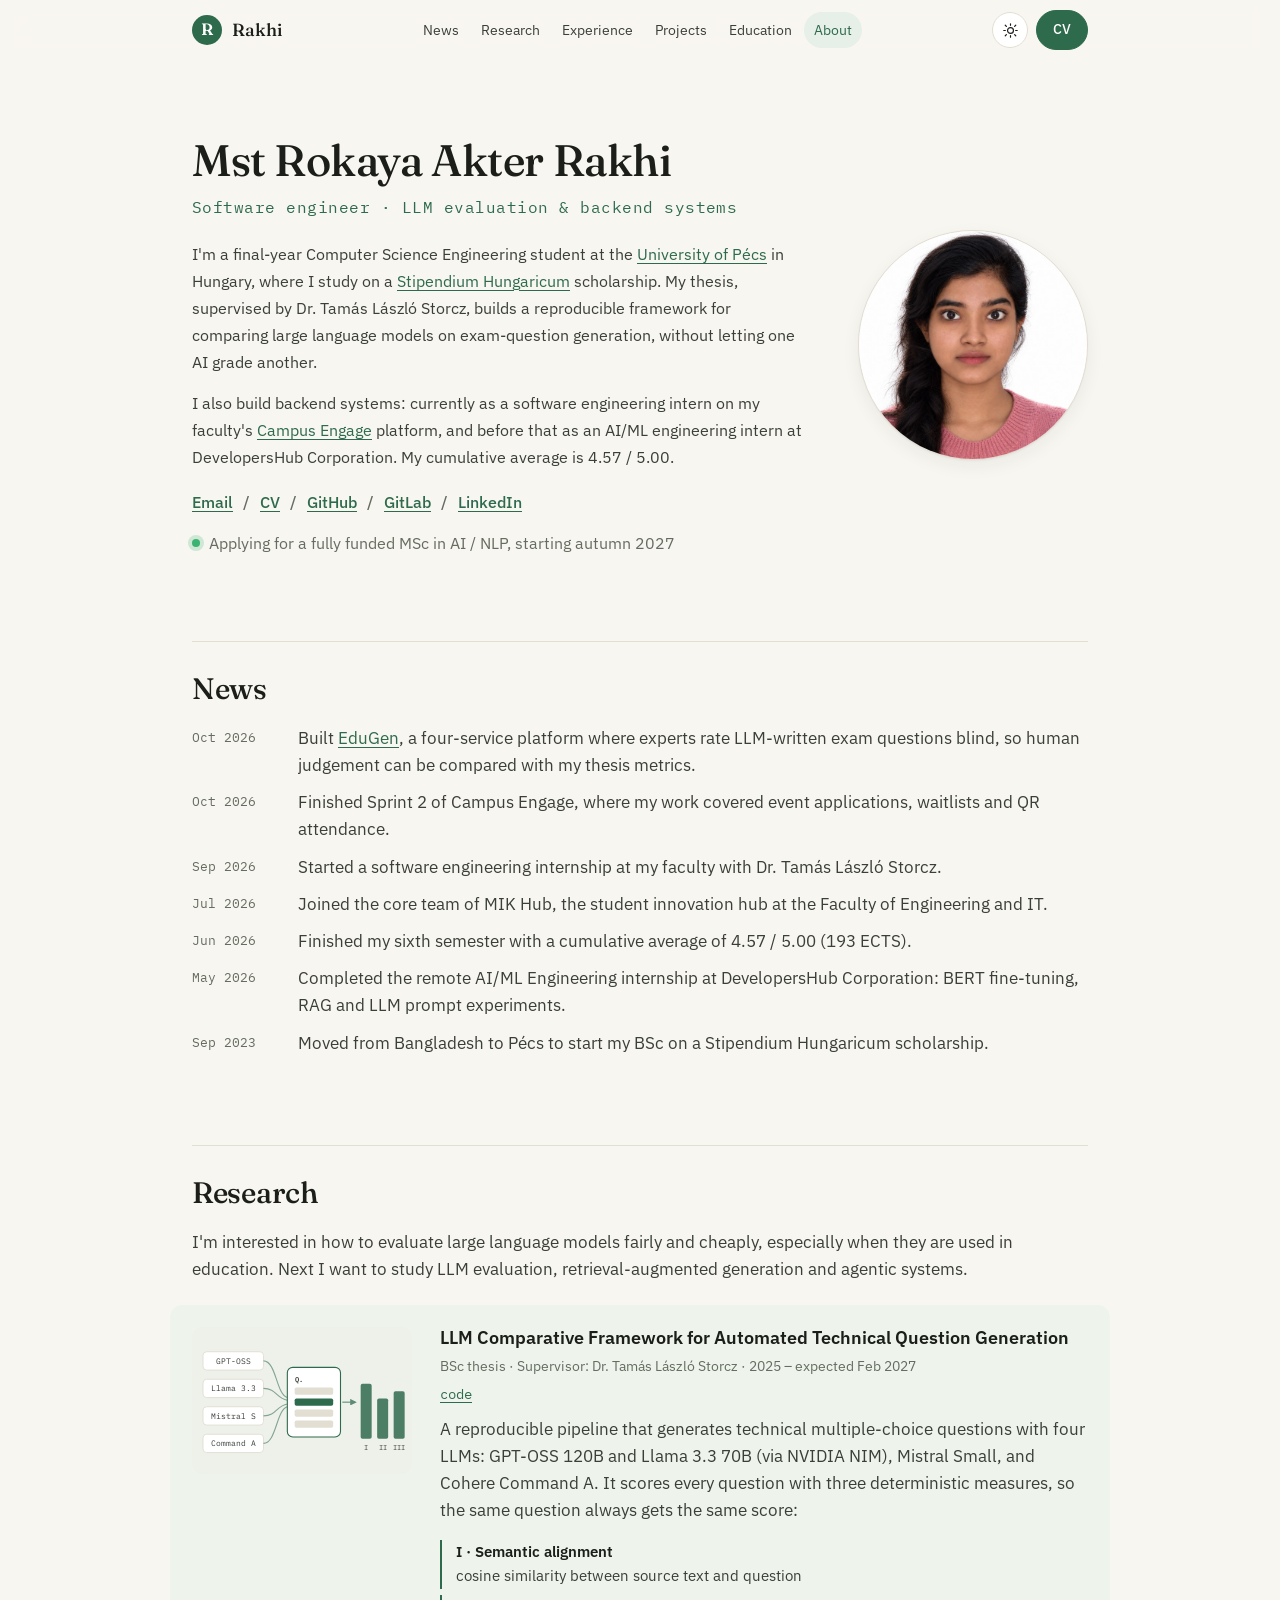
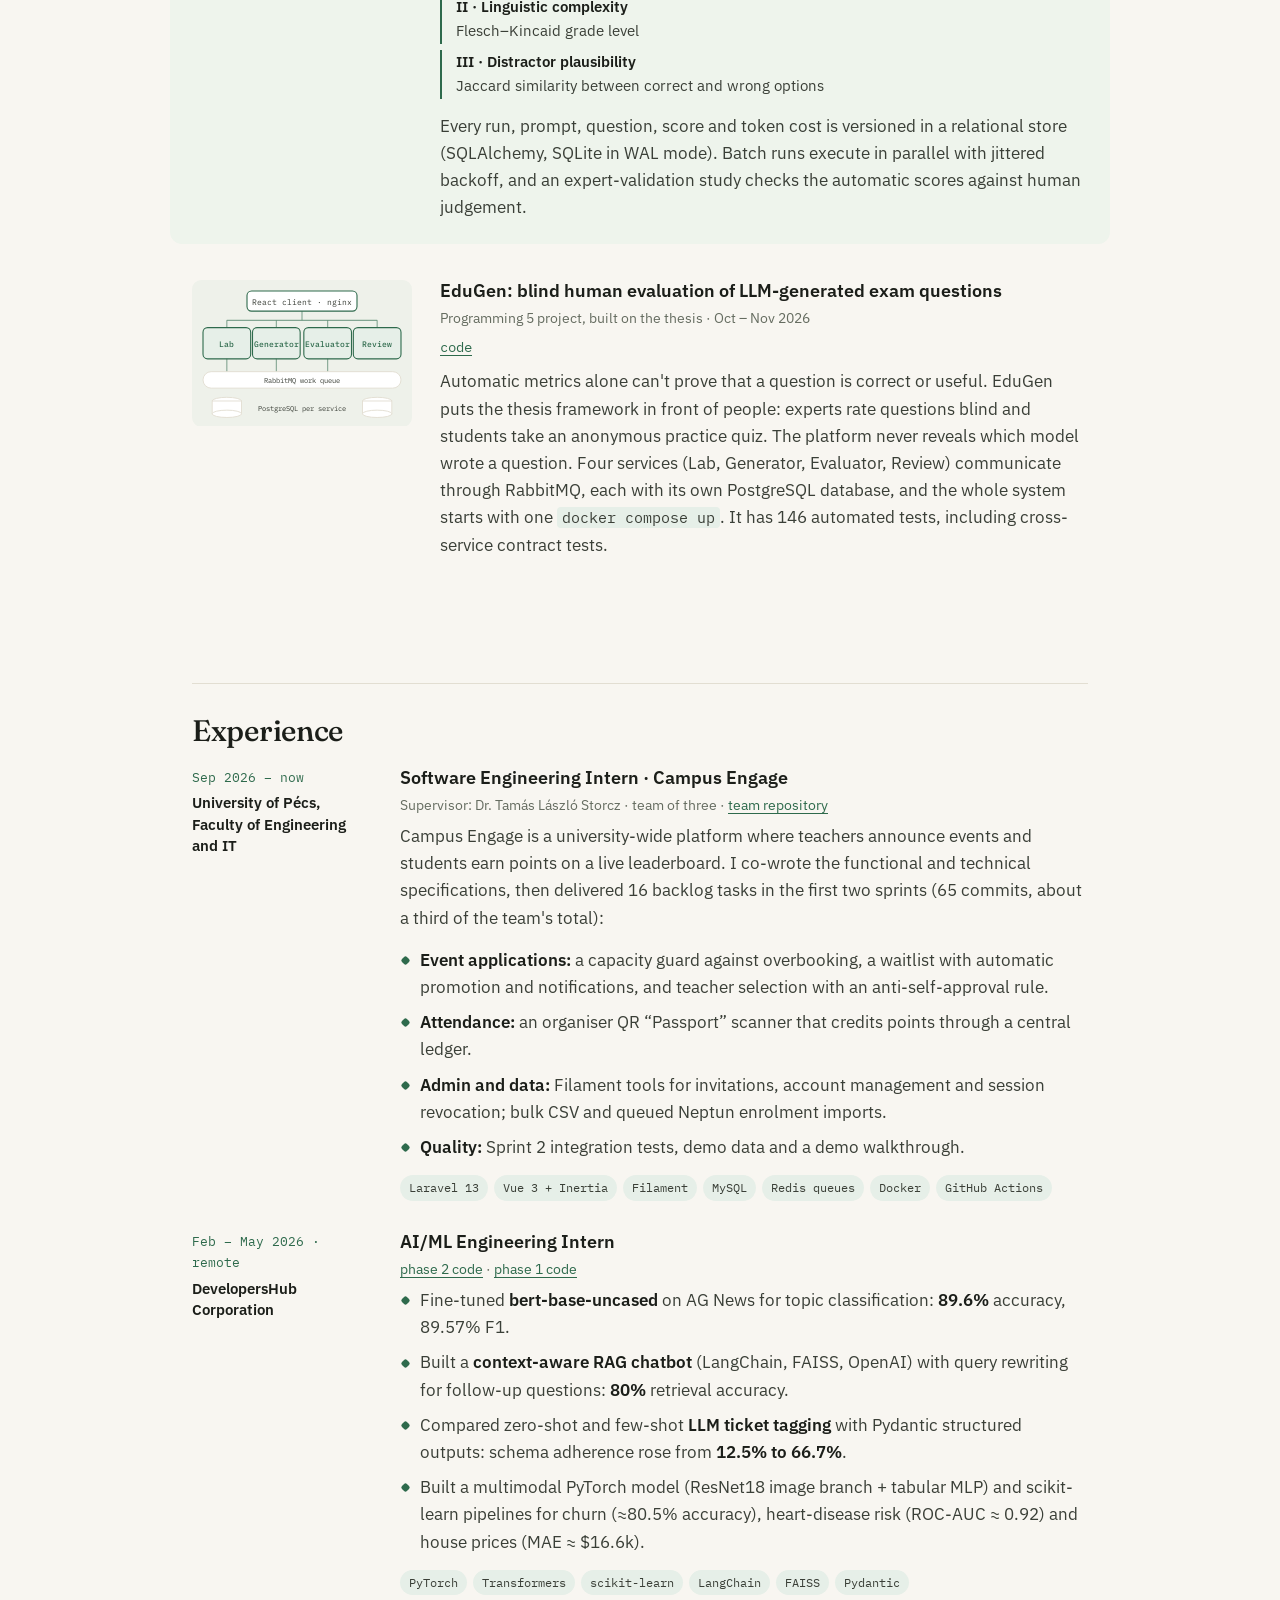
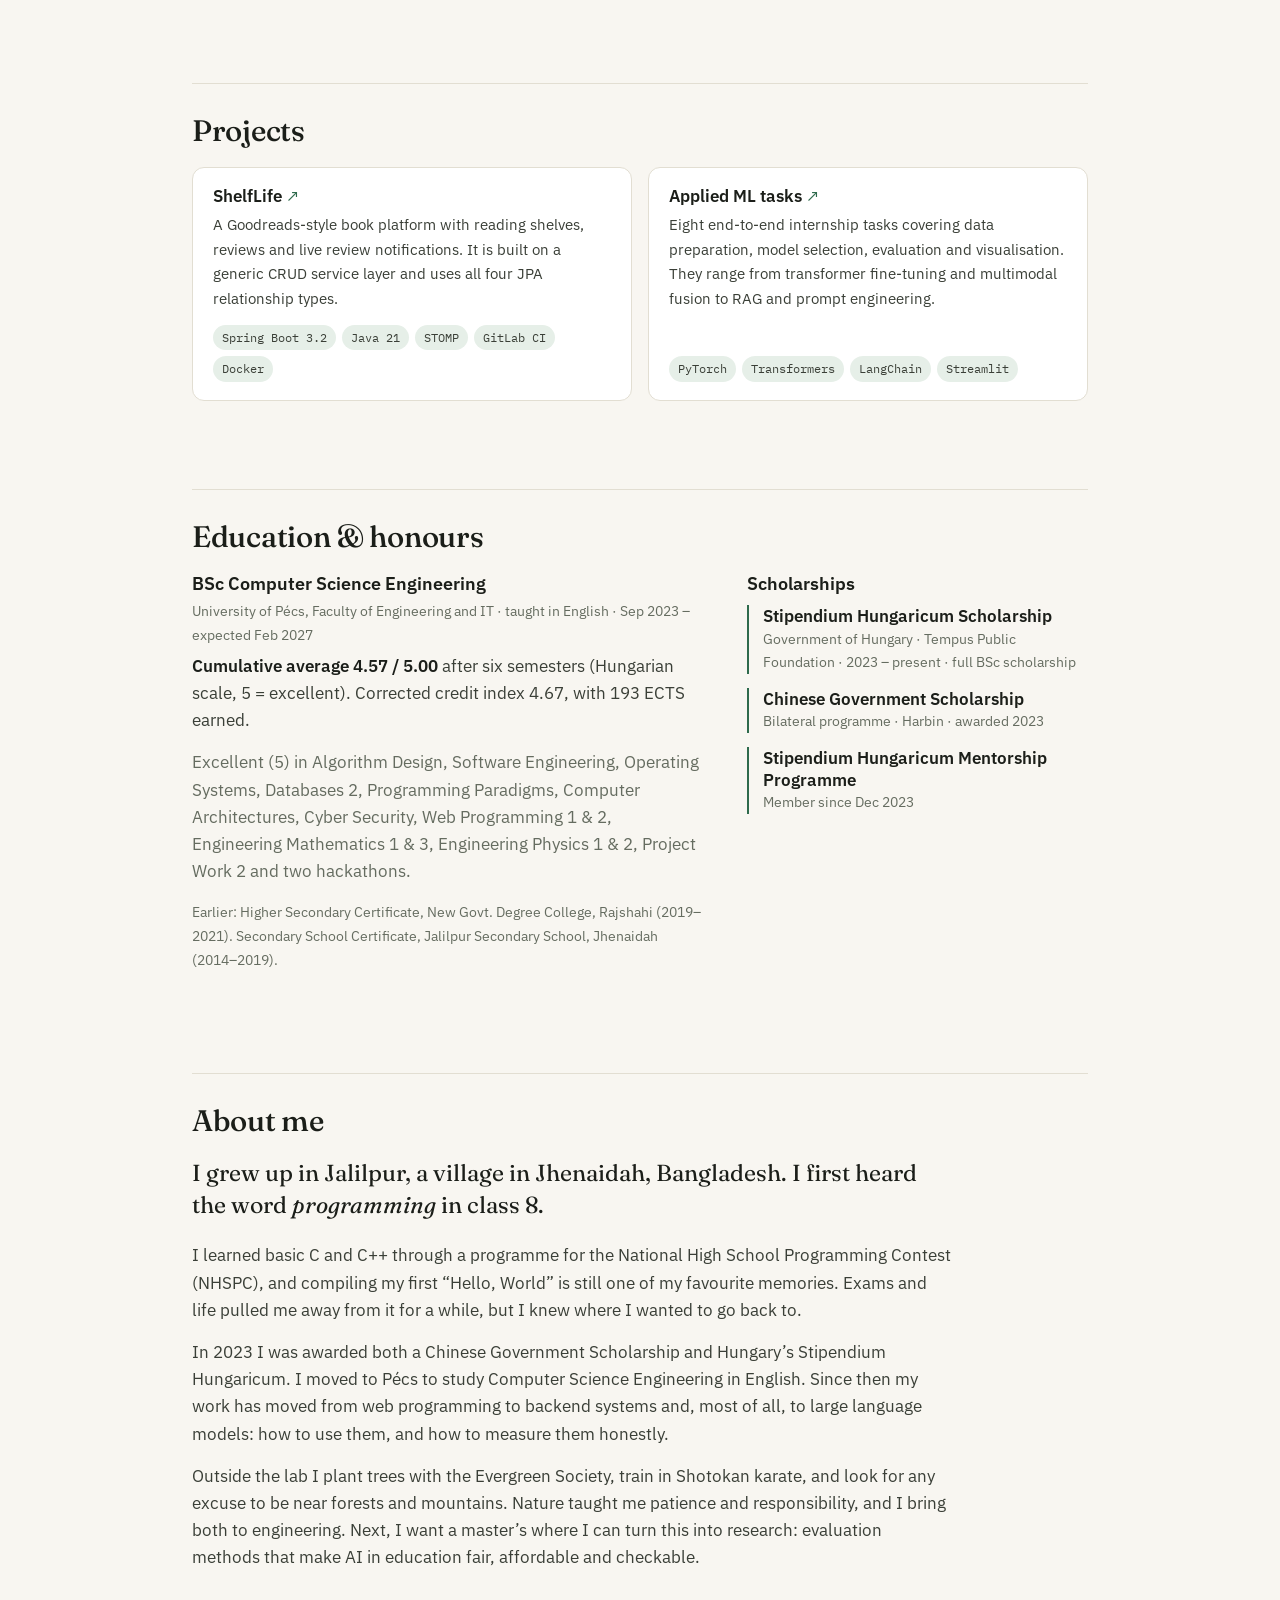
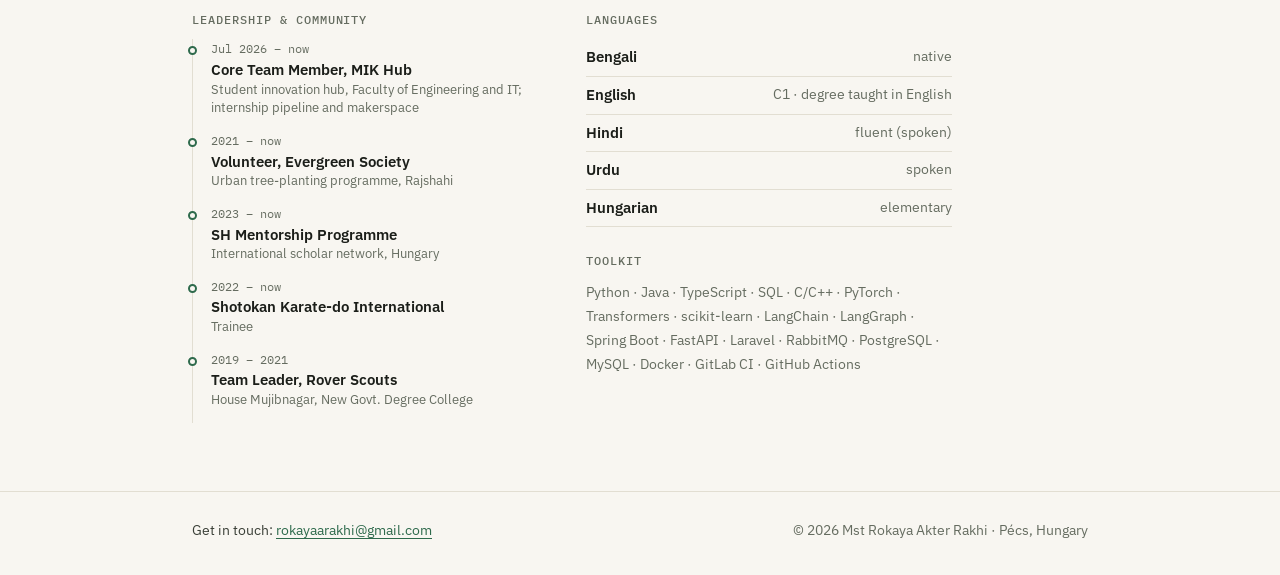
<file: index.html>
<!doctype html>
<html lang="en">
<head>
  <meta charset="utf-8">
  <meta name="viewport" content="width=device-width, initial-scale=1">
  <title>Rakhi · AI & Backend Engineer</title>
  <meta name="description" content="Mst Rokaya Akter Rakhi: final-year Computer Science Engineering student at the University of Pécs working on reproducible LLM evaluation and backend systems. Applying for a fully funded MSc in AI / NLP for autumn 2027.">
  <meta name="author" content="Mst Rokaya Akter Rakhi">
  <meta property="og:type" content="profile">
  <meta property="og:title" content="Mst Rokaya Akter Rakhi · AI & Backend Engineer">
  <meta property="og:description" content="LLM evaluation research, AI/ML engineering and backend systems. University of Pécs, Stipendium Hungaricum scholar.">
  <meta property="og:image" content="https://chaad404.github.io/assets/img/rakhi-portrait.jpg">
  <link rel="icon" href="assets/img/favicon.svg" type="image/svg+xml">

  <script>
    // Apply the saved theme before first paint to avoid a flash.
    (function () {
      try {
        var saved = localStorage.getItem('theme');
        if (saved === 'light' || saved === 'dark') document.documentElement.setAttribute('data-theme', saved);
      } catch (e) {}
    })();
  </script>

  <link rel="preconnect" href="https://fonts.googleapis.com">
  <link rel="preconnect" href="https://fonts.gstatic.com" crossorigin>
  <link href="https://fonts.googleapis.com/css2?family=Fraunces:opsz,wght@9..144,400;9..144,500;9..144,600&family=IBM+Plex+Mono:wght@400;500&family=IBM+Plex+Sans:ital,wght@0,400;0,500;0,600;1,400&display=swap" rel="stylesheet">
  <link rel="stylesheet" href="assets/css/style.css">

  <script type="application/ld+json">
  {
    "@context": "https://schema.org",
    "@type": "Person",
    "name": "Mst Rokaya Akter Rakhi",
    "alternateName": "Rakhi",
    "jobTitle": "Software Engineer (AI & Backend)",
    "email": "mailto:rokayaarakhi@gmail.com",
    "alumniOf": { "@type": "CollegeOrUniversity", "name": "University of Pécs" },
    "sameAs": ["https://github.com/chaad404", "https://gitlab.com/rokayaarakhi", "https://www.linkedin.com/in/mst-rokaya-akter-rakhi-81740a373/"]
  }
  </script>
</head>
<body>
  <a class="skip-link" href="#main">Skip to content</a>

  <header class="site-header">
    <div class="container header-inner">
      <a class="brand" href="#top" aria-label="Rakhi, back to top">
        <span class="brand-mark" aria-hidden="true">R</span>
        <span class="brand-name">Rakhi</span>
      </a>

      <nav class="site-nav" id="site-nav" aria-label="Main">
        <a href="#news">News</a>
        <a href="#research">Research</a>
        <a href="#experience">Experience</a>
        <a href="#projects">Projects</a>
        <a href="#education">Education</a>
        <a href="#about">About</a>
      </nav>

      <div class="header-actions">
        <button class="icon-btn" id="theme-toggle" type="button" aria-label="Switch colour theme">
          <svg class="icon-sun" viewBox="0 0 24 24" aria-hidden="true"><circle cx="12" cy="12" r="4.2"/><path d="M12 2.5v2.2M12 19.3v2.2M4.6 4.6l1.6 1.6M17.8 17.8l1.6 1.6M2.5 12h2.2M19.3 12h2.2M4.6 19.4l1.6-1.6M17.8 6.2l1.6-1.6"/></svg>
          <svg class="icon-moon" viewBox="0 0 24 24" aria-hidden="true"><path d="M20 14.5A8 8 0 0 1 9.5 4a8 8 0 1 0 10.5 10.5Z"/></svg>
        </button>
        <a class="btn btn-small" href="Rakhi-CV.pdf">CV</a>
        <button class="icon-btn menu-btn" id="menu-toggle" type="button" aria-expanded="false" aria-controls="site-nav" aria-label="Open menu">
          <svg viewBox="0 0 24 24" aria-hidden="true"><path d="M4 7h16M4 12h16M4 17h16"/></svg>
        </button>
      </div>
    </div>
  </header>

  <main id="main">
    <!-- INTRO: everything a reviewer needs on one screen -->
    <section class="intro" id="top">
      <div class="container intro-grid">
        <div class="intro-text">
          <h1>Mst Rokaya Akter Rakhi</h1>
          <p class="role">Software engineer · LLM evaluation &amp; backend systems</p>

          <p>I'm a final-year Computer Science Engineering student at the <a href="https://mik.pte.hu" target="_blank" rel="noopener">University of Pécs</a> in Hungary, where I study on a <a href="https://stipendiumhungaricum.hu/" target="_blank" rel="noopener">Stipendium Hungaricum</a> scholarship. My thesis, supervised by Dr. Tamás László Storcz, builds a reproducible framework for comparing large language models on exam-question generation, without letting one AI grade another.</p>
          <p>I also build backend systems: currently as a software engineering intern on my faculty's <a href="#experience">Campus Engage</a> platform, and before that as an AI/ML engineering intern at DevelopersHub Corporation. My cumulative average is 4.57 / 5.00.</p>

          <p class="links">
            <a href="mailto:rokayaarakhi@gmail.com">Email</a><span aria-hidden="true">/</span>
            <a href="Rakhi-CV.pdf">CV</a><span aria-hidden="true">/</span>
            <a href="https://github.com/chaad404" target="_blank" rel="noopener">GitHub</a><span aria-hidden="true">/</span>
            <a href="https://gitlab.com/rokayaarakhi" target="_blank" rel="noopener">GitLab</a><span aria-hidden="true">/</span>
            <a href="https://www.linkedin.com/in/mst-rokaya-akter-rakhi-81740a373/" target="_blank" rel="noopener">LinkedIn</a>
          </p>

          <p class="status"><span class="status-dot" aria-hidden="true"></span>Applying for a fully funded MSc in AI / NLP, starting autumn 2027</p>
        </div>

        <figure class="intro-photo">
          <img src="assets/img/rakhi-portrait.jpg" alt="Portrait of Rakhi" width="600" height="600">
        </figure>
      </div>
    </section>

    <!-- NEWS -->
    <section class="section" id="news">
      <div class="container">
        <h2>News</h2>
        <dl class="news">
          <div><dt>Oct 2026</dt><dd>Built <a href="https://github.com/chaad404/edugen-microservices" target="_blank" rel="noopener">EduGen</a>, a four-service platform where experts rate LLM-written exam questions blind, so human judgement can be compared with my thesis metrics.</dd></div>
          <div><dt>Oct 2026</dt><dd>Finished Sprint 2 of Campus Engage, where my work covered event applications, waitlists and QR attendance.</dd></div>
          <div><dt>Sep 2026</dt><dd>Started a software engineering internship at my faculty with Dr. Tamás László Storcz.</dd></div>
          <div><dt>Jul 2026</dt><dd>Joined the core team of MIK Hub, the student innovation hub at the Faculty of Engineering and IT.</dd></div>
          <div><dt>Jun 2026</dt><dd>Finished my sixth semester with a cumulative average of 4.57 / 5.00 (193 ECTS).</dd></div>
          <div><dt>May 2026</dt><dd>Completed the remote AI/ML Engineering internship at DevelopersHub Corporation: BERT fine-tuning, RAG and LLM prompt experiments.</dd></div>
          <div><dt>Sep 2023</dt><dd>Moved from Bangladesh to Pécs to start my BSc on a Stipendium Hungaricum scholarship.</dd></div>
        </dl>
      </div>
    </section>

    <!-- RESEARCH -->
    <section class="section" id="research">
      <div class="container">
        <h2>Research</h2>
        <p class="section-intro">I'm interested in how to evaluate large language models fairly and cheaply, especially when they are used in education. Next I want to study LLM evaluation, retrieval-augmented generation and agentic systems.</p>

        <article class="item item-highlight">
          <div class="item-thumb" aria-hidden="true">
            <svg viewBox="0 0 240 160" role="img">
              <rect class="t-bg" x="0" y="0" width="240" height="160" rx="10"/>
              <g class="t-txt" font-size="8.5">
                <rect class="t-box" x="12" y="27" width="66" height="20" rx="4"/><text x="45" y="40" text-anchor="middle">GPT-OSS</text>
                <rect class="t-box" x="12" y="57" width="66" height="20" rx="4"/><text x="45" y="70" text-anchor="middle">Llama 3.3</text>
                <rect class="t-box" x="12" y="87" width="66" height="20" rx="4"/><text x="45" y="100" text-anchor="middle">Mistral S</text>
                <rect class="t-box" x="12" y="117" width="66" height="20" rx="4"/><text x="45" y="130" text-anchor="middle">Command A</text>
              </g>
              <g class="t-line">
                <path d="M78 37 C 92 37, 92 74, 104 77"/><path d="M78 67 C 92 67, 92 78, 104 80"/><path d="M78 97 C 92 97, 92 86, 104 84"/><path d="M78 127 C 92 127, 92 90, 104 87"/>
              </g>
              <rect class="t-card" x="104" y="44" width="58" height="76" rx="6"/>
              <g class="t-txt" font-size="8">
                <text x="112" y="60" font-weight="600">Q.</text>
                <rect class="t-opt" x="112" y="66" width="42" height="8" rx="2"/>
                <rect class="t-opt t-opt-ok" x="112" y="78" width="42" height="8" rx="2"/>
                <rect class="t-opt" x="112" y="90" width="42" height="8" rx="2"/>
                <rect class="t-opt" x="112" y="102" width="42" height="8" rx="2"/>
              </g>
              <path class="t-line" d="M164 82 L 178 82" marker-end="url(#arrow)"/>
              <defs><marker id="arrow" viewBox="0 0 8 8" refX="6" refY="4" markerWidth="6" markerHeight="6" orient="auto"><path class="t-arrow" d="M0 0 L8 4 L0 8 z"/></marker></defs>
              <rect class="t-acc" x="184" y="62" width="12" height="60" rx="2"/>
              <rect class="t-acc" x="202" y="78" width="12" height="44" rx="2"/>
              <rect class="t-acc" x="220" y="70" width="12" height="52" rx="2"/>
              <g class="t-txt" font-size="8" text-anchor="middle"><text x="190" y="134">I</text><text x="208" y="134">II</text><text x="226" y="134">III</text></g>
            </svg>
          </div>
          <div class="item-body">
            <h3>LLM Comparative Framework for Automated Technical Question Generation</h3>
            <p class="item-meta">BSc thesis · Supervisor: Dr. Tamás László Storcz · 2025 – expected Feb 2027</p>
            <p class="item-links"><a href="https://gitlab.com/rokayaarakhi/implementation.1" target="_blank" rel="noopener">code</a></p>
            <p>A reproducible pipeline that generates technical multiple-choice questions with four LLMs: GPT-OSS 120B and Llama 3.3 70B (via NVIDIA NIM), Mistral Small, and Cohere Command A. It scores every question with three deterministic measures, so the same question always gets the same score:</p>
            <ul class="pillars">
              <li><b>I · Semantic alignment</b> cosine similarity between source text and question</li>
              <li><b>II · Linguistic complexity</b> Flesch–Kincaid grade level</li>
              <li><b>III · Distractor plausibility</b> Jaccard similarity between correct and wrong options</li>
            </ul>
            <p>Every run, prompt, question, score and token cost is versioned in a relational store (SQLAlchemy, SQLite in WAL mode). Batch runs execute in parallel with jittered backoff, and an expert-validation study checks the automatic scores against human judgement.</p>
          </div>
        </article>

        <article class="item">
          <div class="item-thumb" aria-hidden="true">
            <svg viewBox="0 0 240 160" role="img">
              <rect class="t-bg" x="0" y="0" width="240" height="160" rx="10"/>
              <rect class="t-card" x="60" y="12" width="120" height="22" rx="5"/>
              <text class="t-txt" x="120" y="27" font-size="8.5" text-anchor="middle">React client · nginx</text>
              <g class="t-line"><path d="M120 34 L120 44"/><path d="M38 44 L202 44"/><path d="M38 44 L38 52"/><path d="M92 44 L92 52"/><path d="M148 44 L148 52"/><path d="M202 44 L202 52"/></g>
              <g font-size="8.5" text-anchor="middle">
                <rect class="t-acc-box" x="12" y="52" width="52" height="34" rx="5"/><text class="t-acc-txt" x="38" y="73">Lab</text>
                <rect class="t-acc-box" x="66" y="52" width="52" height="34" rx="5"/><text class="t-acc-txt" x="92" y="73">Generator</text>
                <rect class="t-acc-box" x="122" y="52" width="52" height="34" rx="5"/><text class="t-acc-txt" x="148" y="73">Evaluator</text>
                <rect class="t-acc-box" x="176" y="52" width="52" height="34" rx="5"/><text class="t-acc-txt" x="202" y="73">Review</text>
              </g>
              <g class="t-line"><path d="M92 86 L92 100"/><path d="M38 86 L38 100"/><path d="M148 86 L148 100"/></g>
              <rect class="t-box" x="12" y="100" width="216" height="18" rx="9"/>
              <text class="t-txt" x="120" y="112" font-size="8" text-anchor="middle">RabbitMQ work queue</text>
              <g class="t-txt" font-size="7.5" text-anchor="middle">
                <ellipse class="t-box" cx="38" cy="132" rx="16" ry="4"/><rect class="t-box" x="22" y="132" width="32" height="14"/><ellipse class="t-box" cx="38" cy="146" rx="16" ry="4"/>
                <ellipse class="t-box" cx="202" cy="132" rx="16" ry="4"/><rect class="t-box" x="186" y="132" width="32" height="14"/><ellipse class="t-box" cx="202" cy="146" rx="16" ry="4"/>
                <text x="120" y="143">PostgreSQL per service</text>
              </g>
            </svg>
          </div>
          <div class="item-body">
            <h3>EduGen: blind human evaluation of LLM-generated exam questions</h3>
            <p class="item-meta">Programming 5 project, built on the thesis · Oct – Nov 2026</p>
            <p class="item-links"><a href="https://github.com/chaad404/edugen-microservices" target="_blank" rel="noopener">code</a></p>
            <p>Automatic metrics alone can't prove that a question is correct or useful. EduGen puts the thesis framework in front of people: experts rate questions blind and students take an anonymous practice quiz. The platform never reveals which model wrote a question. Four services (Lab, Generator, Evaluator, Review) communicate through RabbitMQ, each with its own PostgreSQL database, and the whole system starts with one <code>docker compose up</code>. It has 146 automated tests, including cross-service contract tests.</p>
          </div>
        </article>
      </div>
    </section>

    <!-- EXPERIENCE -->
    <section class="section" id="experience">
      <div class="container">
        <h2>Experience</h2>

        <article class="entry">
          <div class="entry-meta">
            <p class="entry-date">Sep 2026 – now</p>
            <p class="entry-org">University of Pécs, Faculty of Engineering and IT</p>
          </div>
          <div class="entry-body">
            <h3>Software Engineering Intern · Campus Engage</h3>
            <p class="item-meta">Supervisor: Dr. Tamás László Storcz · team of three · <a href="https://github.com/fgoksel/Gamified-University-Engagement-Platform" target="_blank" rel="noopener">team repository</a></p>
            <p>Campus Engage is a university-wide platform where teachers announce events and students earn points on a live leaderboard. I co-wrote the functional and technical specifications, then delivered 16 backlog tasks in the first two sprints (65 commits, about a third of the team's total):</p>
            <ul class="ticks">
              <li><strong>Event applications:</strong> a capacity guard against overbooking, a waitlist with automatic promotion and notifications, and teacher selection with an anti-self-approval rule.</li>
              <li><strong>Attendance:</strong> an organiser QR “Passport” scanner that credits points through a central ledger.</li>
              <li><strong>Admin and data:</strong> Filament tools for invitations, account management and session revocation; bulk CSV and queued Neptun enrolment imports.</li>
              <li><strong>Quality:</strong> Sprint 2 integration tests, demo data and a demo walkthrough.</li>
            </ul>
            <ul class="tags" aria-label="Technologies"><li>Laravel 13</li><li>Vue 3 + Inertia</li><li>Filament</li><li>MySQL</li><li>Redis queues</li><li>Docker</li><li>GitHub Actions</li></ul>
          </div>
        </article>

        <article class="entry">
          <div class="entry-meta">
            <p class="entry-date">Feb – May 2026 · remote</p>
            <p class="entry-org">DevelopersHub Corporation</p>
          </div>
          <div class="entry-body">
            <h3>AI/ML Engineering Intern</h3>
            <p class="item-meta"><a href="https://gitlab.com/rokayaarakhi/intern_phase2" target="_blank" rel="noopener">phase 2 code</a> · <a href="https://gitlab.com/rokayaarakhi/aiml_internship_tasks" target="_blank" rel="noopener">phase 1 code</a></p>
            <ul class="ticks">
              <li>Fine-tuned <strong>bert-base-uncased</strong> on AG News for topic classification: <strong>89.6%</strong> accuracy, 89.57% F1.</li>
              <li>Built a <strong>context-aware RAG chatbot</strong> (LangChain, FAISS, OpenAI) with query rewriting for follow-up questions: <strong>80%</strong> retrieval accuracy.</li>
              <li>Compared zero-shot and few-shot <strong>LLM ticket tagging</strong> with Pydantic structured outputs: schema adherence rose from <strong>12.5% to 66.7%</strong>.</li>
              <li>Built a multimodal PyTorch model (ResNet18 image branch + tabular MLP) and scikit-learn pipelines for churn (≈80.5% accuracy), heart-disease risk (ROC-AUC ≈ 0.92) and house prices (MAE ≈ $16.6k).</li>
            </ul>
            <ul class="tags" aria-label="Technologies"><li>PyTorch</li><li>Transformers</li><li>scikit-learn</li><li>LangChain</li><li>FAISS</li><li>Pydantic</li></ul>
          </div>
        </article>
      </div>
    </section>

    <!-- PROJECTS -->
    <section class="section" id="projects">
      <div class="container">
        <h2>Projects</h2>
        <div class="project-grid">
          <article class="project">
            <h3><a href="https://gitlab.com/rokayaarakhi/selflife" target="_blank" rel="noopener">ShelfLife</a></h3>
            <p>A Goodreads-style book platform with reading shelves, reviews and live review notifications. It is built on a generic CRUD service layer and uses all four JPA relationship types.</p>
            <ul class="tags"><li>Spring Boot 3.2</li><li>Java 21</li><li>STOMP</li><li>GitLab CI</li><li>Docker</li></ul>
          </article>
          <article class="project">
            <h3><a href="https://gitlab.com/rokayaarakhi/intern_phase2" target="_blank" rel="noopener">Applied ML tasks</a></h3>
            <p>Eight end-to-end internship tasks covering data preparation, model selection, evaluation and visualisation. They range from transformer fine-tuning and multimodal fusion to RAG and prompt engineering.</p>
            <ul class="tags"><li>PyTorch</li><li>Transformers</li><li>LangChain</li><li>Streamlit</li></ul>
          </article>
        </div>
      </div>
    </section>

    <!-- EDUCATION & HONOURS -->
    <section class="section" id="education">
      <div class="container">
        <h2>Education &amp; honours</h2>
        <div class="edu-grid">
          <div>
            <h3>BSc Computer Science Engineering</h3>
            <p class="item-meta">University of Pécs, Faculty of Engineering and IT · taught in English · Sep 2023 – expected Feb 2027</p>
            <p><strong>Cumulative average 4.57 / 5.00</strong> after six semesters (Hungarian scale, 5 = excellent). Corrected credit index 4.67, with 193 ECTS earned.</p>
            <p class="muted">Excellent (5) in Algorithm Design, Software Engineering, Operating Systems, Databases 2, Programming Paradigms, Computer Architectures, Cyber Security, Web Programming 1 &amp; 2, Engineering Mathematics 1 &amp; 3, Engineering Physics 1 &amp; 2, Project Work 2 and two hackathons.</p>
            <p class="muted small">Earlier: Higher Secondary Certificate, New Govt. Degree College, Rajshahi (2019–2021). Secondary School Certificate, Jalilpur Secondary School, Jhenaidah (2014–2019).</p>
          </div>
          <div>
            <h3>Scholarships</h3>
            <ul class="honours">
              <li><b>Stipendium Hungaricum Scholarship</b><span>Government of Hungary · Tempus Public Foundation · 2023 – present · full BSc scholarship</span></li>
              <li><b>Chinese Government Scholarship</b><span>Bilateral programme · Harbin · awarded 2023</span></li>
              <li><b>Stipendium Hungaricum Mentorship Programme</b><span>Member since Dec 2023</span></li>
            </ul>
          </div>
        </div>
      </div>
    </section>

    <!-- ABOUT -->
    <section class="section" id="about">
      <div class="container">
        <h2>About me</h2>
        <div class="about-grid">
          <div class="story">
            <p class="story-lead">I grew up in Jalilpur, a village in Jhenaidah, Bangladesh. I first heard the word <em>programming</em> in class 8.</p>
            <p>I learned basic C and C++ through a programme for the National High School Programming Contest (NHSPC), and compiling my first “Hello, World” is still one of my favourite memories. Exams and life pulled me away from it for a while, but I knew where I wanted to go back to.</p>
            <p>In 2023 I was awarded both a Chinese Government Scholarship and Hungary’s Stipendium Hungaricum. I moved to Pécs to study Computer Science Engineering in English. Since then my work has moved from web programming to backend systems and, most of all, to large language models: how to use them, and how to measure them honestly.</p>
            <p>Outside the lab I plant trees with the Evergreen Society, train in Shotokan karate, and look for any excuse to be near forests and mountains. Nature taught me patience and responsibility, and I bring both to engineering. Next, I want a master’s where I can turn this into research: evaluation methods that make AI in education fair, affordable and checkable.</p>

            <div class="two-col">
              <div>
                <h3 class="mini-title">Leadership &amp; community</h3>
                <ol class="timeline">
                  <li><span>Jul 2026 – now</span><b>Core Team Member, MIK Hub</b><small>Student innovation hub, Faculty of Engineering and IT; internship pipeline and makerspace</small></li>
                  <li><span>2021 – now</span><b>Volunteer, Evergreen Society</b><small>Urban tree-planting programme, Rajshahi</small></li>
                  <li><span>2023 – now</span><b>SH Mentorship Programme</b><small>International scholar network, Hungary</small></li>
                  <li><span>2022 – now</span><b>Shotokan Karate-do International</b><small>Trainee</small></li>
                  <li><span>2019 – 2021</span><b>Team Leader, Rover Scouts</b><small>House Mujibnagar, New Govt. Degree College</small></li>
                </ol>
              </div>
              <div>
                <h3 class="mini-title">Languages</h3>
                <ul class="lang-list">
                  <li><b>Bengali</b><span>native</span></li>
                  <li><b>English</b><span>C1 · degree taught in English</span></li>
                  <li><b>Hindi</b><span>fluent (spoken)</span></li>
                  <li><b>Urdu</b><span>spoken</span></li>
                  <li><b>Hungarian</b><span>elementary</span></li>
                </ul>

                <h3 class="mini-title">Toolkit</h3>
                <p class="toolkit">Python · Java · TypeScript · SQL · C/C++ · PyTorch · Transformers · scikit-learn · LangChain · LangGraph · Spring Boot · FastAPI · Laravel · RabbitMQ · PostgreSQL · MySQL · Docker · GitLab CI · GitHub Actions</p>
              </div>
            </div>
          </div>
        </div>
      </div>
    </section>
  </main>

  <footer class="site-footer" id="contact">
    <div class="container footer-inner">
      <p>Get in touch: <a href="mailto:rokayaarakhi@gmail.com">rokayaarakhi@gmail.com</a></p>
      <p>© <span id="year">2026</span> Mst Rokaya Akter Rakhi · Pécs, Hungary</p>
    </div>
  </footer>

  <script src="assets/js/main.js"></script>
</body>
</html>
</file>
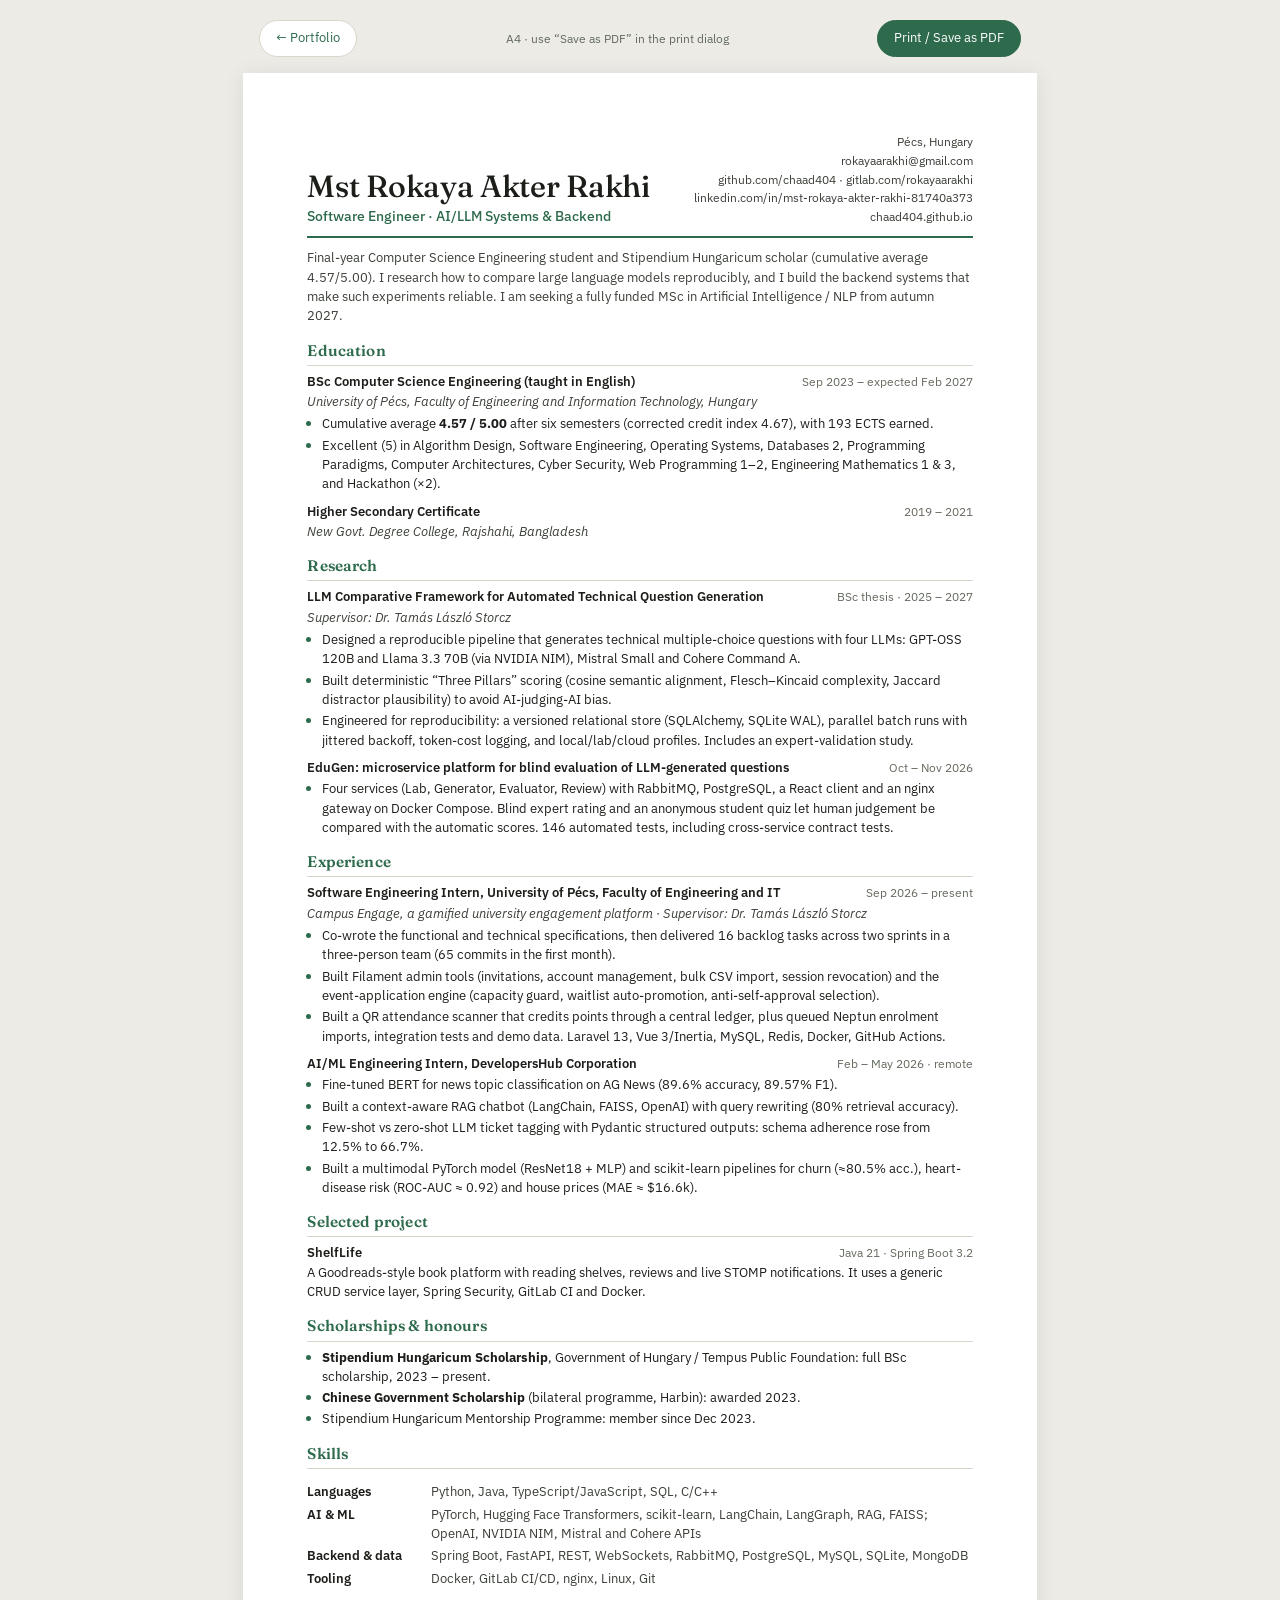
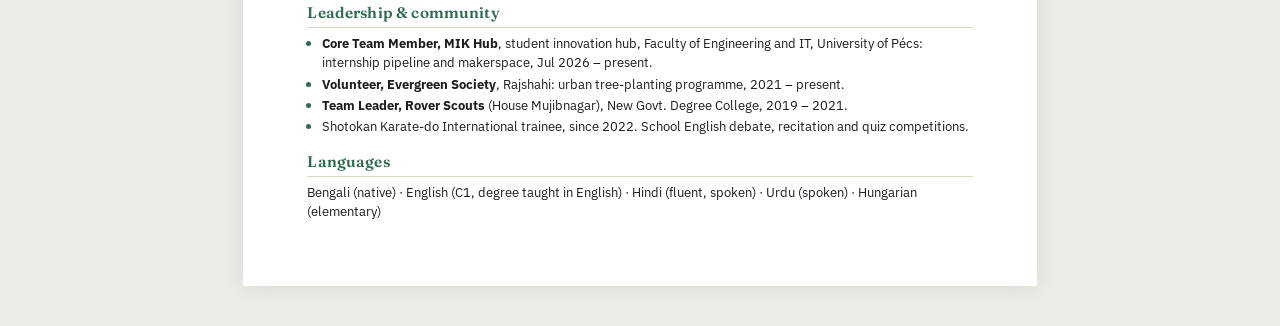
<file: cv.html>
<!doctype html>
<html lang="en">
<head>
  <meta charset="utf-8">
  <meta name="viewport" content="width=device-width, initial-scale=1">
  <title>Rakhi · Academic CV</title>
  <meta name="description" content="Academic CV of Mst Rokaya Akter Rakhi, BSc Computer Science Engineering, University of Pécs.">
  <link rel="icon" href="assets/img/favicon.svg" type="image/svg+xml">
  <link rel="preconnect" href="https://fonts.googleapis.com">
  <link rel="preconnect" href="https://fonts.gstatic.com" crossorigin>
  <link href="https://fonts.googleapis.com/css2?family=Fraunces:opsz,wght@9..144,500;9..144,600&family=IBM+Plex+Sans:wght@400;500;600&display=swap" rel="stylesheet">
  <style>
    :root {
      --ink: #1b1e19; --ink-2: #3a3f37; --muted: #646b5f; --rule: #d9d5c8;
      --accent: #2e6a4c; --bg: #ecebe6; --paper: #ffffff;
      color-scheme: light;
    }
    * { box-sizing: border-box; }
    html { -webkit-text-size-adjust: 100%; }
    body {
      margin: 0; background: var(--bg); color: var(--ink);
      font-family: "IBM Plex Sans", system-ui, "Segoe UI", sans-serif;
      font-size: 10pt; line-height: 1.45;
    }
    .toolbar {
      max-width: 210mm; margin: 20px auto 0; padding: 0 16px;
      display: flex; justify-content: space-between; align-items: center; gap: 12px; flex-wrap: wrap;
    }
    .toolbar a, .toolbar button {
      font: inherit; font-size: 13px; color: var(--accent); background: var(--paper);
      border: 1px solid var(--rule); border-radius: 999px; padding: 8px 16px; cursor: pointer; text-decoration: none;
    }
    .toolbar button { background: var(--accent); color: #fff; border-color: var(--accent); }
    .toolbar p { margin: 0; font-size: 12px; color: var(--muted); }

    .page {
      width: 210mm; max-width: 100%; min-height: 297mm; margin: 16px auto 40px; background: var(--paper);
      padding: 16mm 17mm; box-shadow: 0 2px 20px rgba(0,0,0,.08);
    }

    header.cv-head { display: flex; justify-content: space-between; align-items: flex-end; gap: 16px; border-bottom: 2px solid var(--accent); padding-bottom: 10px; margin-bottom: 4px; }
    h1 { font-family: "Fraunces", Georgia, serif; font-weight: 500; font-size: 23pt; line-height: 1.05; margin: 0; letter-spacing: -.01em; }
    .role { margin: 4px 0 0; color: var(--accent); font-weight: 500; font-size: 10.5pt; }
    .contact { text-align: right; font-size: 9pt; color: var(--ink-2); line-height: 1.55; }
    .contact a { color: var(--ink-2); text-decoration: none; }

    h2 {
      font-family: "Fraunces", Georgia, serif; font-weight: 600; font-size: 11.5pt; color: var(--accent);
      margin: 14px 0 6px; padding-bottom: 3px; border-bottom: 1px solid var(--rule); letter-spacing: .01em;
    }
    .entry { margin-bottom: 8px; break-inside: avoid; }
    .entry-head { display: flex; justify-content: space-between; gap: 12px; align-items: baseline; }
    .entry-head b { font-weight: 600; }
    .entry-head span { color: var(--muted); font-size: 9pt; white-space: nowrap; }
    .sub { color: var(--ink-2); font-style: italic; margin: 1px 0 3px; }
    p { margin: 0 0 4px; }
    ul { margin: 2px 0 0; padding-left: 15px; }
    li { margin-bottom: 2px; }
    li::marker { color: var(--accent); }
    .summary { margin: 10px 0 0; color: var(--ink-2); }
    .two { display: grid; grid-template-columns: 1fr 1fr; gap: 0 22px; }
    .kv { display: grid; grid-template-columns: 30mm 1fr; gap: 3px 10px; }
    .kv dt { font-weight: 600; }
    .kv dd { margin: 0; color: var(--ink-2); }
    a { color: var(--accent); }

    @media screen and (max-width: 760px) {
      body { font-size: 14px; }
      .page { padding: 20px 16px; min-height: 0; margin-top: 12px; }
      header.cv-head { flex-direction: column; align-items: flex-start; }
      .contact { text-align: left; }
      .two { grid-template-columns: 1fr; }
      .kv { grid-template-columns: 1fr; }
      .kv dd { margin-bottom: 6px; }
      .entry-head { flex-direction: column; gap: 0; }
      .entry-head span { white-space: normal; }
      h1 { font-size: 28px; }
    }

    @page { size: A4; margin: 0; }
    @media print {
      body { background: #fff; font-size: 9.4pt; line-height: 1.4; }
      .toolbar { display: none; }
      .page { margin: 0; box-shadow: none; width: 210mm; min-height: 0; padding: 12mm 14mm; }
      .entry { break-inside: auto; margin-bottom: 6px; }
      .entry-head { break-after: avoid; }
      h2 { margin: 11px 0 5px; break-after: avoid; }
      li { margin-bottom: 1px; }
      a { text-decoration: none; }
    }
  </style>
</head>
<body>
  <div class="toolbar">
    <a href="index.html">← Portfolio</a>
    <p>A4 · use “Save as PDF” in the print dialog</p>
    <button type="button" onclick="window.print()">Print / Save as PDF</button>
  </div>

  <main class="page">
    <header class="cv-head">
      <div>
        <h1>Mst Rokaya Akter Rakhi</h1>
        <p class="role">Software Engineer · AI/LLM Systems &amp; Backend</p>
      </div>
      <div class="contact">
        Pécs, Hungary<br>
        <a href="mailto:rokayaarakhi@gmail.com">rokayaarakhi@gmail.com</a><br>
        <a href="https://github.com/chaad404">github.com/chaad404</a> · <a href="https://gitlab.com/rokayaarakhi">gitlab.com/rokayaarakhi</a><br>
        <a href="https://www.linkedin.com/in/mst-rokaya-akter-rakhi-81740a373/">linkedin.com/in/mst-rokaya-akter-rakhi-81740a373</a><br>
        <a href="https://chaad404.github.io">chaad404.github.io</a>
      </div>
    </header>

    <p class="summary">Final-year Computer Science Engineering student and Stipendium Hungaricum scholar (cumulative average 4.57/5.00). I research how to compare large language models reproducibly, and I build the backend systems that make such experiments reliable. I am seeking a fully funded MSc in Artificial Intelligence / NLP from autumn 2027.</p>

    <h2>Education</h2>
    <div class="entry">
      <div class="entry-head"><b>BSc Computer Science Engineering (taught in English)</b><span>Sep 2023 – expected Feb 2027</span></div>
      <p class="sub">University of Pécs, Faculty of Engineering and Information Technology, Hungary</p>
      <ul>
        <li>Cumulative average <b>4.57 / 5.00</b> after six semesters (corrected credit index 4.67), with 193 ECTS earned.</li>
        <li>Excellent (5) in Algorithm Design, Software Engineering, Operating Systems, Databases 2, Programming Paradigms, Computer Architectures, Cyber Security, Web Programming 1–2, Engineering Mathematics 1 &amp; 3, and Hackathon (×2).</li>
      </ul>
    </div>
    <div class="entry">
      <div class="entry-head"><b>Higher Secondary Certificate</b><span>2019 – 2021</span></div>
      <p class="sub">New Govt. Degree College, Rajshahi, Bangladesh</p>
    </div>

    <h2>Research</h2>
    <div class="entry">
      <div class="entry-head"><b>LLM Comparative Framework for Automated Technical Question Generation</b><span>BSc thesis · 2025 – 2027</span></div>
      <p class="sub">Supervisor: Dr. Tamás László Storcz</p>
      <ul>
        <li>Designed a reproducible pipeline that generates technical multiple-choice questions with four LLMs: GPT-OSS 120B and Llama 3.3 70B (via NVIDIA NIM), Mistral Small and Cohere Command A.</li>
        <li>Built deterministic “Three Pillars” scoring (cosine semantic alignment, Flesch–Kincaid complexity, Jaccard distractor plausibility) to avoid AI-judging-AI bias.</li>
        <li>Engineered for reproducibility: a versioned relational store (SQLAlchemy, SQLite WAL), parallel batch runs with jittered backoff, token-cost logging, and local/lab/cloud profiles. Includes an expert-validation study.</li>
      </ul>
    </div>
    <div class="entry">
      <div class="entry-head"><b>EduGen: microservice platform for blind evaluation of LLM-generated questions</b><span>Oct – Nov 2026</span></div>
      <ul>
        <li>Four services (Lab, Generator, Evaluator, Review) with RabbitMQ, PostgreSQL, a React client and an nginx gateway on Docker Compose. Blind expert rating and an anonymous student quiz let human judgement be compared with the automatic scores. 146 automated tests, including cross-service contract tests.</li>
      </ul>
    </div>

    <h2>Experience</h2>
    <div class="entry">
      <div class="entry-head"><b>Software Engineering Intern, University of Pécs, Faculty of Engineering and IT</b><span>Sep 2026 – present</span></div>
      <p class="sub">Campus Engage, a gamified university engagement platform · Supervisor: Dr. Tamás László Storcz</p>
      <ul>
        <li>Co-wrote the functional and technical specifications, then delivered 16 backlog tasks across two sprints in a three-person team (65 commits in the first month).</li>
        <li>Built Filament admin tools (invitations, account management, bulk CSV import, session revocation) and the event-application engine (capacity guard, waitlist auto-promotion, anti-self-approval selection).</li>
        <li>Built a QR attendance scanner that credits points through a central ledger, plus queued Neptun enrolment imports, integration tests and demo data. Laravel 13, Vue 3/Inertia, MySQL, Redis, Docker, GitHub Actions.</li>
      </ul>
    </div>
    <div class="entry">
      <div class="entry-head"><b>AI/ML Engineering Intern, DevelopersHub Corporation</b><span>Feb – May 2026 · remote</span></div>
      <ul>
        <li>Fine-tuned BERT for news topic classification on AG News (89.6% accuracy, 89.57% F1).</li>
        <li>Built a context-aware RAG chatbot (LangChain, FAISS, OpenAI) with query rewriting (80% retrieval accuracy).</li>
        <li>Few-shot vs zero-shot LLM ticket tagging with Pydantic structured outputs: schema adherence rose from 12.5% to 66.7%.</li>
        <li>Built a multimodal PyTorch model (ResNet18 + MLP) and scikit-learn pipelines for churn (≈80.5% acc.), heart-disease risk (ROC-AUC ≈ 0.92) and house prices (MAE ≈ $16.6k).</li>
      </ul>
    </div>

    <h2>Selected project</h2>
    <div class="entry">
      <div class="entry-head"><b>ShelfLife</b><span>Java 21 · Spring Boot 3.2</span></div>
      <p>A Goodreads-style book platform with reading shelves, reviews and live STOMP notifications. It uses a generic CRUD service layer, Spring Security, GitLab CI and Docker.</p>
    </div>

    <h2>Scholarships &amp; honours</h2>
    <ul>
      <li><b>Stipendium Hungaricum Scholarship</b>, Government of Hungary / Tempus Public Foundation: full BSc scholarship, 2023 – present.</li>
      <li><b>Chinese Government Scholarship</b> (bilateral programme, Harbin): awarded 2023.</li>
      <li>Stipendium Hungaricum Mentorship Programme: member since Dec 2023.</li>
    </ul>

    <h2>Skills</h2>
    <dl class="kv">
      <dt>Languages</dt><dd>Python, Java, TypeScript/JavaScript, SQL, C/C++</dd>
      <dt>AI &amp; ML</dt><dd>PyTorch, Hugging Face Transformers, scikit-learn, LangChain, LangGraph, RAG, FAISS; OpenAI, NVIDIA NIM, Mistral and Cohere APIs</dd>
      <dt>Backend &amp; data</dt><dd>Spring Boot, FastAPI, REST, WebSockets, RabbitMQ, PostgreSQL, MySQL, SQLite, MongoDB</dd>
      <dt>Tooling</dt><dd>Docker, GitLab CI/CD, nginx, Linux, Git</dd>
    </dl>

    <h2>Leadership &amp; community</h2>
    <ul>
      <li><b>Core Team Member, MIK Hub</b>, student innovation hub, Faculty of Engineering and IT, University of Pécs: internship pipeline and makerspace, Jul 2026 – present.</li>
      <li><b>Volunteer, Evergreen Society</b>, Rajshahi: urban tree-planting programme, 2021 – present.</li>
      <li><b>Team Leader, Rover Scouts</b> (House Mujibnagar), New Govt. Degree College, 2019 – 2021.</li>
      <li>Shotokan Karate-do International trainee, since 2022. School English debate, recitation and quiz competitions.</li>
    </ul>

    <h2>Languages</h2>
    <p>Bengali (native) · English (C1, degree taught in English) · Hindi (fluent, spoken) · Urdu (spoken) · Hungarian (elementary)</p>
  </main>
</body>
</html>
</file>
<file: assets/css/style.css>
/* ==========================================================================
   Tokens
   ========================================================================== */
:root {
  --bg: #f8f6f1;
  --surface: #ffffff;
  --ink: #1b1e19;
  --ink-2: #3a3f37;
  --muted: #656c60;
  --rule: #e2ded2;
  --accent: #2e6a4c;
  --accent-ink: #ffffff;
  --accent-soft: #e6efe8;
  --highlight: #eef4ec;
  --thumb-bg: #eef1ea;
  --shadow: 0 1px 2px rgba(27, 30, 25, .04), 0 6px 18px rgba(27, 30, 25, .06);

  --font-display: "Fraunces", Georgia, "Times New Roman", serif;
  --font-body: "IBM Plex Sans", system-ui, -apple-system, "Segoe UI", sans-serif;
  --font-mono: "IBM Plex Mono", ui-monospace, "Cascadia Mono", Consolas, monospace;

  --radius: 12px;
  --gutter: clamp(16px, 4vw, 32px);
  --maxw: 960px;
  color-scheme: light;
}

@media (prefers-color-scheme: dark) {
  :root:not([data-theme="light"]) {
    --bg: #121512;
    --surface: #1a1f1a;
    --ink: #e9ebe4;
    --ink-2: #c8ccc2;
    --muted: #979f92;
    --rule: #2b312a;
    --accent: #86c8a3;
    --accent-ink: #0d1710;
    --accent-soft: #1d2c23;
    --highlight: #172219;
    --thumb-bg: #1b221c;
    --shadow: 0 1px 2px rgba(0, 0, 0, .3), 0 6px 18px rgba(0, 0, 0, .25);
    color-scheme: dark;
  }
}

:root[data-theme="dark"] {
  --bg: #121512;
  --surface: #1a1f1a;
  --ink: #e9ebe4;
  --ink-2: #c8ccc2;
  --muted: #979f92;
  --rule: #2b312a;
  --accent: #86c8a3;
  --accent-ink: #0d1710;
  --accent-soft: #1d2c23;
  --highlight: #172219;
  --thumb-bg: #1b221c;
  --shadow: 0 1px 2px rgba(0, 0, 0, .3), 0 6px 18px rgba(0, 0, 0, .25);
  color-scheme: dark;
}

/* ==========================================================================
   Base
   ========================================================================== */
*, *::before, *::after { box-sizing: border-box; }

html { scroll-behavior: smooth; scroll-padding-top: 76px; -webkit-text-size-adjust: 100%; }

body {
  margin: 0;
  background: var(--bg);
  color: var(--ink-2);
  font-family: var(--font-body);
  font-size: 16.5px;
  line-height: 1.65;
  -webkit-font-smoothing: antialiased;
  overflow-x: hidden;
}

img { max-width: 100%; display: block; }

a { color: var(--accent); text-decoration-thickness: 1px; text-underline-offset: 3px; }
a:hover { text-decoration-thickness: 2px; }
:focus-visible { outline: 2px solid var(--accent); outline-offset: 3px; border-radius: 4px; }

h1, h2, h3 { margin: 0; color: var(--ink); line-height: 1.25; }
h1, h2 { font-family: var(--font-display); font-weight: 500; letter-spacing: -0.01em; }
h3 { font-size: 1.05rem; font-weight: 600; }
p { margin: 0 0 .9em; }
ul, ol { margin: 0; padding: 0; }
strong, b { font-weight: 600; color: var(--ink); }
code { font-family: var(--font-mono); font-size: .88em; background: var(--accent-soft); padding: 1px 5px; border-radius: 4px; }

.container { width: 100%; max-width: var(--maxw); margin: 0 auto; padding: 0 var(--gutter); }
.muted { color: var(--muted); }
.small { font-size: .9rem; }

.skip-link {
  position: absolute; left: 12px; top: -48px; z-index: 100;
  background: var(--accent); color: var(--accent-ink); padding: 8px 14px; border-radius: 8px; text-decoration: none;
}
.skip-link:focus { top: 12px; }

/* ==========================================================================
   Header
   ========================================================================== */
.site-header {
  position: sticky; top: 0; z-index: 50;
  background: color-mix(in srgb, var(--bg) 85%, transparent);
  backdrop-filter: saturate(1.4) blur(12px);
  -webkit-backdrop-filter: saturate(1.4) blur(12px);
  border-bottom: 1px solid transparent;
  transition: border-color .2s ease;
}
.site-header.is-scrolled { border-bottom-color: var(--rule); }
.header-inner { display: flex; align-items: center; justify-content: space-between; height: 60px; gap: 16px; }

.brand { display: inline-flex; align-items: center; gap: 10px; text-decoration: none; color: var(--ink); }
.brand-mark {
  display: grid; place-items: center; width: 30px; height: 30px; border-radius: 50%;
  background: var(--accent); color: var(--accent-ink); font-family: var(--font-display); font-weight: 600;
}
.brand-name { font-family: var(--font-display); font-size: 1.1rem; font-weight: 500; }

.site-nav { display: flex; gap: 2px; }
.site-nav a { color: var(--ink-2); text-decoration: none; font-size: .9rem; padding: 6px 10px; border-radius: 999px; }
.site-nav a:hover { background: var(--accent-soft); color: var(--ink); }
.site-nav a.is-active { color: var(--accent); background: var(--accent-soft); }

.header-actions { display: flex; align-items: center; gap: 8px; }
.icon-btn {
  display: inline-grid; place-items: center; width: 36px; height: 36px; padding: 0; cursor: pointer;
  border-radius: 50%; border: 1px solid var(--rule); background: var(--surface); color: var(--ink);
}
.icon-btn:hover { border-color: var(--accent); }
.icon-btn svg { width: 17px; height: 17px; fill: none; stroke: currentColor; stroke-width: 1.7; stroke-linecap: round; stroke-linejoin: round; }
.icon-moon { display: none; }
:root[data-theme="dark"] .icon-sun { display: none; }
:root[data-theme="dark"] .icon-moon { display: block; }
@media (prefers-color-scheme: dark) {
  :root:not([data-theme="light"]) .icon-sun { display: none; }
  :root:not([data-theme="light"]) .icon-moon { display: block; }
}
.menu-btn { display: none; }

.btn {
  display: inline-flex; align-items: center; justify-content: center;
  padding: 7px 16px; border-radius: 999px; border: 1px solid var(--accent);
  background: var(--accent); color: var(--accent-ink); font-weight: 500; font-size: .88rem; text-decoration: none;
}
.btn:hover { filter: brightness(1.08); }

/* ==========================================================================
   Intro
   ========================================================================== */
.intro { padding: clamp(40px, 7vw, 72px) 0 clamp(24px, 4vw, 40px); }
.intro-grid { display: grid; grid-template-columns: minmax(0, 1fr) 230px; gap: clamp(28px, 5vw, 56px); align-items: center; }

.intro h1 { font-size: clamp(2rem, 4.6vw, 2.75rem); margin-bottom: 6px; }
.role { font-family: var(--font-mono); font-size: .82rem; letter-spacing: .03em; color: var(--accent); margin-bottom: 20px; }
.intro-text > p { font-size: 1.02rem; }

.links { display: flex; flex-wrap: wrap; align-items: center; gap: 4px 10px; margin: 18px 0 14px; font-weight: 500; }
.links span { color: var(--muted); }

.status { display: flex; align-items: center; gap: 9px; font-size: .9rem; color: var(--muted); margin: 0; }
.status-dot { width: 8px; height: 8px; border-radius: 50%; background: #3cb371; box-shadow: 0 0 0 4px color-mix(in srgb, #3cb371 22%, transparent); flex-shrink: 0; }

.intro-photo { margin: 0; }
.intro-photo img {
  width: 100%; height: auto; aspect-ratio: 1; object-fit: cover; object-position: center;
  border-radius: 50%; border: 1px solid var(--rule); box-shadow: var(--shadow); background: var(--thumb-bg);
}

/* ==========================================================================
   Sections
   ========================================================================== */
.section { padding: clamp(28px, 5vw, 44px) 0; }
.section h2 {
  font-size: clamp(1.5rem, 3vw, 1.85rem); margin-bottom: 18px; padding-top: clamp(20px, 3vw, 28px);
  border-top: 1px solid var(--rule);
}
.section-intro { margin-bottom: 22px; }
.item-meta { font-size: .9rem; color: var(--muted); margin-bottom: 6px; }
.mini-title {
  font-family: var(--font-mono); font-size: .76rem; font-weight: 500; letter-spacing: .08em; text-transform: uppercase;
  color: var(--muted); margin: 26px 0 12px;
}

/* News ---------------------------------------------------------------------- */
.news { margin: 0; display: grid; gap: 10px; }
.news > div { display: grid; grid-template-columns: 90px minmax(0, 1fr); gap: 16px; }
.news dt { font-family: var(--font-mono); font-size: .82rem; color: var(--muted); padding-top: 2px; }
.news dd { margin: 0; }

/* Research items (thumbnail + text) ---------------------------------------- */
.item {
  display: grid; grid-template-columns: 220px minmax(0, 1fr); gap: clamp(18px, 3vw, 28px);
  padding: clamp(16px, 2.5vw, 22px); border-radius: var(--radius); margin: 0 calc(-1 * clamp(16px, 2.5vw, 22px)) 14px;
}
.item-highlight { background: var(--highlight); }
.item-thumb svg { width: 100%; height: auto; display: block; }
.item-body h3 { font-size: 1.12rem; margin-bottom: 4px; }
.item-links { font-family: var(--font-mono); font-size: .85rem; margin-bottom: 10px; }
.item-body p:last-child { margin-bottom: 0; }

.pillars { list-style: none; display: grid; gap: 6px; margin: 4px 0 14px; }
.pillars li { font-size: .94rem; padding-left: 14px; border-left: 2px solid var(--accent); }
.pillars b { display: block; font-size: .92rem; }

/* SVG thumbnail palette (follows the theme) */
.t-bg { fill: var(--thumb-bg); }
.t-box { fill: var(--surface); stroke: var(--rule); stroke-width: 1; }
.t-card { fill: var(--surface); stroke: var(--accent); stroke-width: 1.2; }
.t-txt, .t-txt text { fill: var(--ink-2); font-family: var(--font-mono); }
.t-line, .t-line path { fill: none; stroke: var(--accent); stroke-width: 1.2; opacity: .75; }
.t-arrow { fill: var(--accent); }
.t-acc { fill: var(--accent); opacity: .85; }
.t-opt { fill: var(--rule); }
.t-opt-ok { fill: var(--accent); }
.t-acc-box { fill: var(--accent-soft); stroke: var(--accent); stroke-width: 1.2; }
.t-acc-txt { fill: var(--accent); font-family: var(--font-mono); font-weight: 500; }

/* Experience ---------------------------------------------------------------- */
.entry { display: grid; grid-template-columns: 180px minmax(0, 1fr); gap: clamp(16px, 3vw, 28px); margin-bottom: 30px; }
.entry:last-child { margin-bottom: 0; }
.entry-date { font-family: var(--font-mono); font-size: .82rem; color: var(--accent); margin-bottom: 4px; }
.entry-org { font-weight: 600; color: var(--ink); line-height: 1.4; font-size: .95rem; }
.entry-body h3 { font-size: 1.12rem; margin-bottom: 4px; }

.ticks { list-style: none; display: grid; gap: 8px; margin: 4px 0 14px; }
.ticks li { position: relative; padding-left: 20px; }
.ticks li::before {
  content: ""; position: absolute; left: 2px; top: .62em; width: 7px; height: 7px; border-radius: 2px;
  background: var(--accent); transform: rotate(45deg);
}

.tags { display: flex; flex-wrap: wrap; gap: 6px; list-style: none; }
.tags li {
  font-family: var(--font-mono); font-size: .74rem; padding: 3px 9px; border-radius: 999px;
  background: var(--accent-soft); color: var(--ink-2);
}

/* Projects ------------------------------------------------------------------ */
.project-grid { display: grid; grid-template-columns: repeat(2, minmax(0, 1fr)); gap: 16px; }
.project {
  display: flex; flex-direction: column; background: var(--surface); border: 1px solid var(--rule);
  border-radius: var(--radius); padding: 18px 20px;
}
.project h3 { font-size: 1.05rem; margin-bottom: 6px; }
.project h3 a { color: var(--ink); text-decoration: none; }
.project h3 a::after { content: " ↗"; color: var(--accent); font-weight: 400; }
.project h3 a:hover { color: var(--accent); }
.project p { font-size: .93rem; }
.project .tags { margin-top: auto; }

/* Education ----------------------------------------------------------------- */
.edu-grid { display: grid; grid-template-columns: minmax(0, 1.5fr) minmax(0, 1fr); gap: clamp(24px, 4vw, 44px); }
.edu-grid h3 { font-size: 1.12rem; margin-bottom: 4px; }
.honours { list-style: none; display: grid; gap: 14px; margin-top: 10px; }
.honours li { padding-left: 14px; border-left: 2px solid var(--accent); }
.honours b { display: block; line-height: 1.35; }
.honours span { display: block; font-size: .87rem; color: var(--muted); }

/* About --------------------------------------------------------------------- */
.about-grid { max-width: 760px; }
.story-lead { font-family: var(--font-display); font-size: clamp(1.2rem, 2.4vw, 1.45rem); line-height: 1.4; color: var(--ink); }
.two-col { display: grid; grid-template-columns: minmax(0, 1fr) minmax(0, 1fr); gap: 0 28px; }

.timeline { list-style: none; border-left: 1px solid var(--rule); }
.timeline li { position: relative; padding: 0 0 14px 18px; }
.timeline li::before {
  content: ""; position: absolute; left: -5px; top: 7px; width: 9px; height: 9px; border-radius: 50%;
  background: var(--bg); border: 2px solid var(--accent);
}
.timeline span { display: block; font-family: var(--font-mono); font-size: .74rem; color: var(--muted); }
.timeline b { display: block; line-height: 1.35; font-size: .95rem; }
.timeline small { display: block; color: var(--muted); font-size: .84rem; line-height: 1.4; }

.lang-list { list-style: none; }
.lang-list li { display: flex; justify-content: space-between; gap: 12px; padding: 6px 0; border-bottom: 1px solid var(--rule); font-size: .93rem; }
.lang-list span { color: var(--muted); font-size: .86rem; text-align: right; }
.toolkit { font-size: .9rem; color: var(--muted); }

/* Footer -------------------------------------------------------------------- */
.site-footer { border-top: 1px solid var(--rule); padding: 26px 0 34px; margin-top: 24px; font-size: .9rem; }
.footer-inner { display: flex; justify-content: space-between; flex-wrap: wrap; gap: 8px; }
.footer-inner p { margin: 0; }
.footer-inner p:last-child { color: var(--muted); }

@media (prefers-reduced-motion: reduce) {
  html { scroll-behavior: auto; }
}

/* ==========================================================================
   Responsive
   ========================================================================== */
@media (max-width: 860px) {
  .menu-btn { display: inline-grid; }
  .site-nav {
    position: absolute; top: 60px; left: 0; right: 0; display: none; flex-direction: column; gap: 0;
    padding: 6px var(--gutter) 14px; background: var(--bg); border-bottom: 1px solid var(--rule);
  }
  .site-nav.is-open { display: flex; }
  .site-nav a { padding: 11px 6px; border-radius: 0; border-bottom: 1px solid var(--rule); }
  .site-nav a:last-child { border-bottom: 0; }

  .project-grid { grid-template-columns: 1fr 1fr; }
}

@media (max-width: 680px) {
  .intro-grid { grid-template-columns: 1fr; }
  .intro-photo { order: -1; width: 150px; }
  .item { grid-template-columns: 1fr; margin-left: 0; margin-right: 0; padding-left: 14px; padding-right: 14px; }
  .item:not(.item-highlight) { padding-left: 0; padding-right: 0; }
  .item-thumb { max-width: 320px; }
  .entry { grid-template-columns: 1fr; gap: 4px; }
  .project-grid, .edu-grid, .two-col { grid-template-columns: 1fr; }
  .news > div { grid-template-columns: 1fr; gap: 0; }
}

@media (max-width: 420px) {
  body { font-size: 16px; }
  .brand-name { display: none; }
}

/* ==========================================================================
   Print
   ========================================================================== */
@media print {
  .site-header, .skip-link { display: none; }
  .item-highlight { background: none; }
}
</file>
